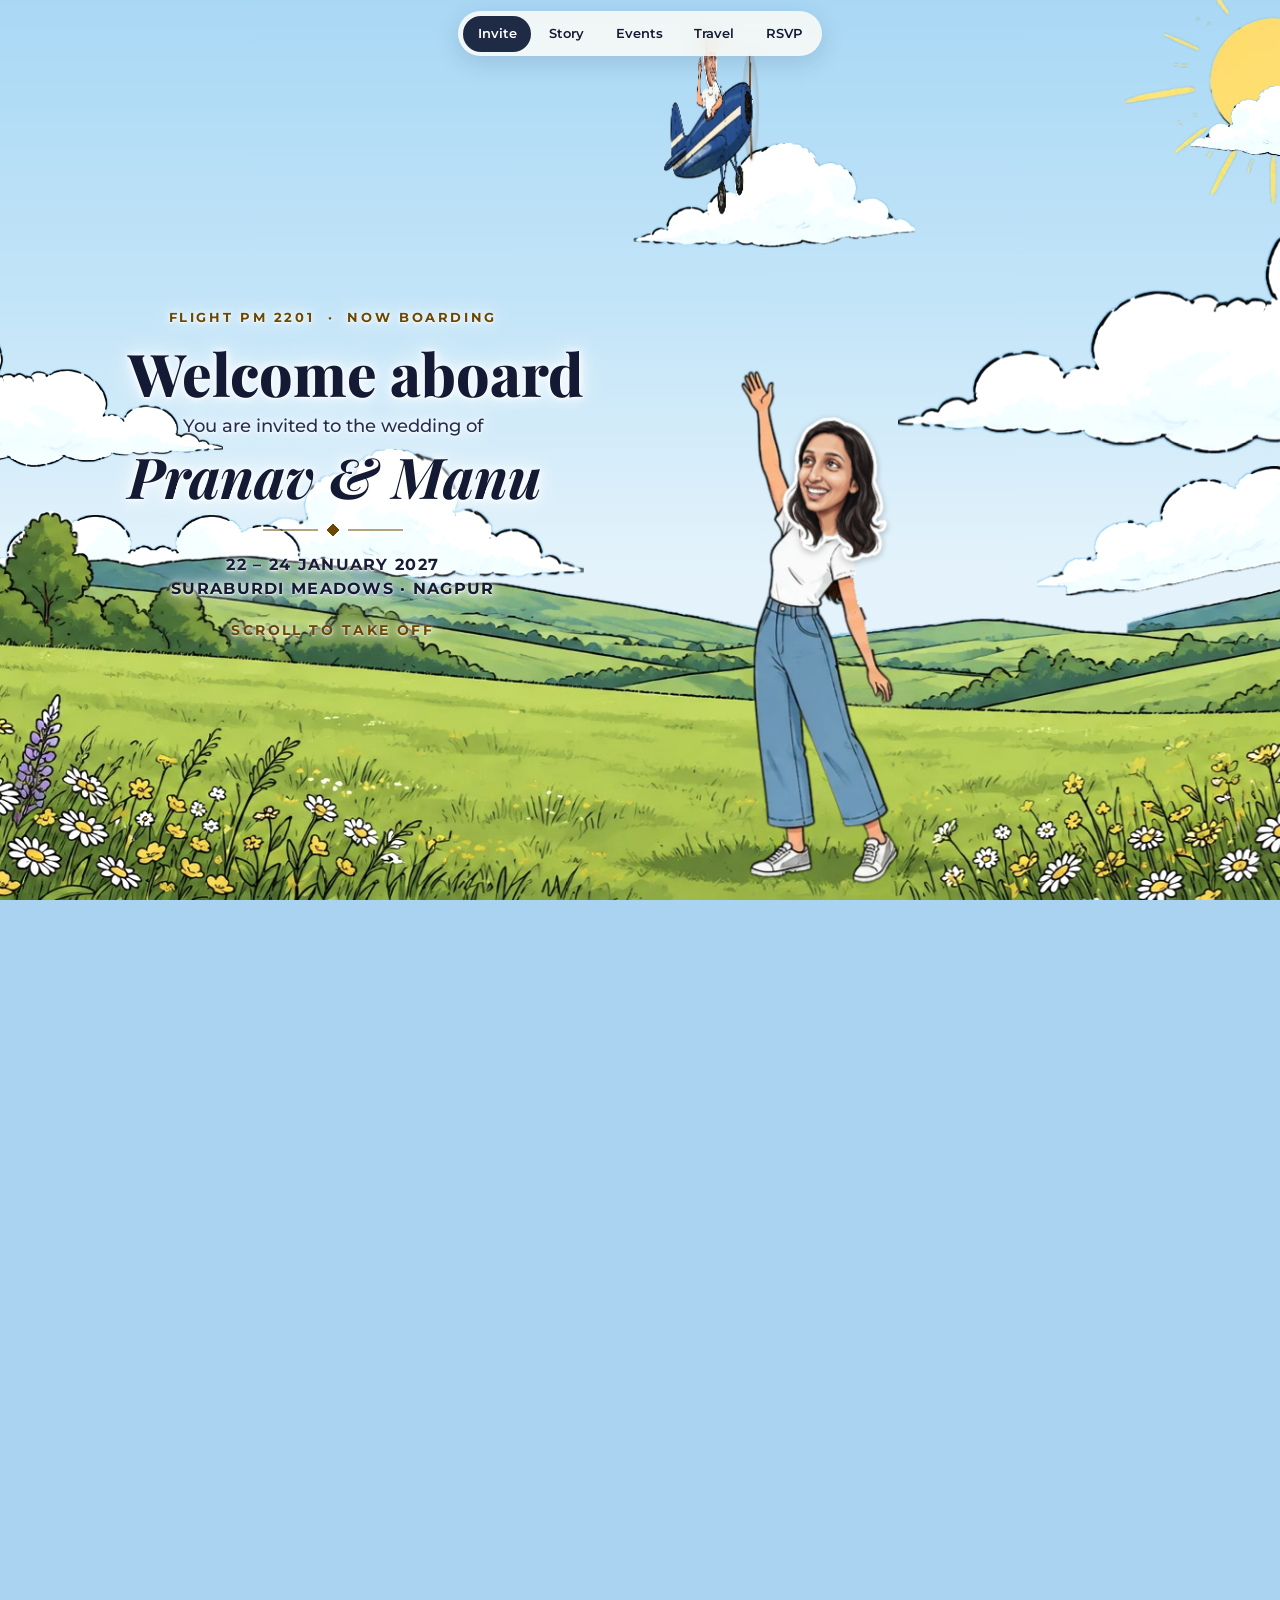
<file: index.html>
<!DOCTYPE html>
<html lang="en">
<head>
<meta charset="UTF-8">
<meta name="viewport" content="width=device-width, initial-scale=1.0, viewport-fit=cover">
<!-- meta:start (generated from js/config/wedding.js by tools/release.mjs) -->
<title>Pranav &amp; Manu · Welcome Aboard</title>
<meta name="description" content="Welcome aboard! You are invited to the wedding of Pranav &amp; Manu · 22–24 January 2027 · Suraburdi Meadows, Nagpur">
<meta property="og:title" content="Welcome aboard! Pranav &amp; Manu are getting married">
<meta property="og:description" content="22–24 January 2027 · Suraburdi Meadows, Nagpur. Tap to board.">
<meta property="og:image" content="assets/scene/share-preview.webp?v=1795676983">
<!-- meta:end -->
<meta name="theme-color" content="#a9d8f5">
<link rel="preload" as="image" href="assets/scene/land-day.webp?v=1795676983">
<link rel="preconnect" href="https://fonts.googleapis.com">
<link rel="preconnect" href="https://fonts.gstatic.com" crossorigin>
<link href="https://fonts.googleapis.com/css2?family=Playfair+Display:ital,wght@0,600;0,700;0,800;1,600;1,700&family=Montserrat:wght@500;600;700&family=Tiro+Devanagari+Hindi&display=swap" rel="stylesheet">
<link rel="stylesheet" href="css/tokens.css?v=1795676983">
<link rel="stylesheet" href="css/invite-base.css?v=1795676983">
<link rel="stylesheet" href="css/invite-cards.css?v=1795676983">
<link rel="stylesheet" href="css/scene.css?v=1795676983">
<link rel="stylesheet" href="css/sprites.css?v=1795676983">
<link rel="stylesheet" href="css/nav.css?v=1795676983">
</head>
<body>
<div data-nav></div>
<div id="stage" aria-hidden="true"></div>
<main id="content"></main>
<script type="module" src="js/pages/invite.js?v=1795676983"></script>
</body>
</html>
</file>
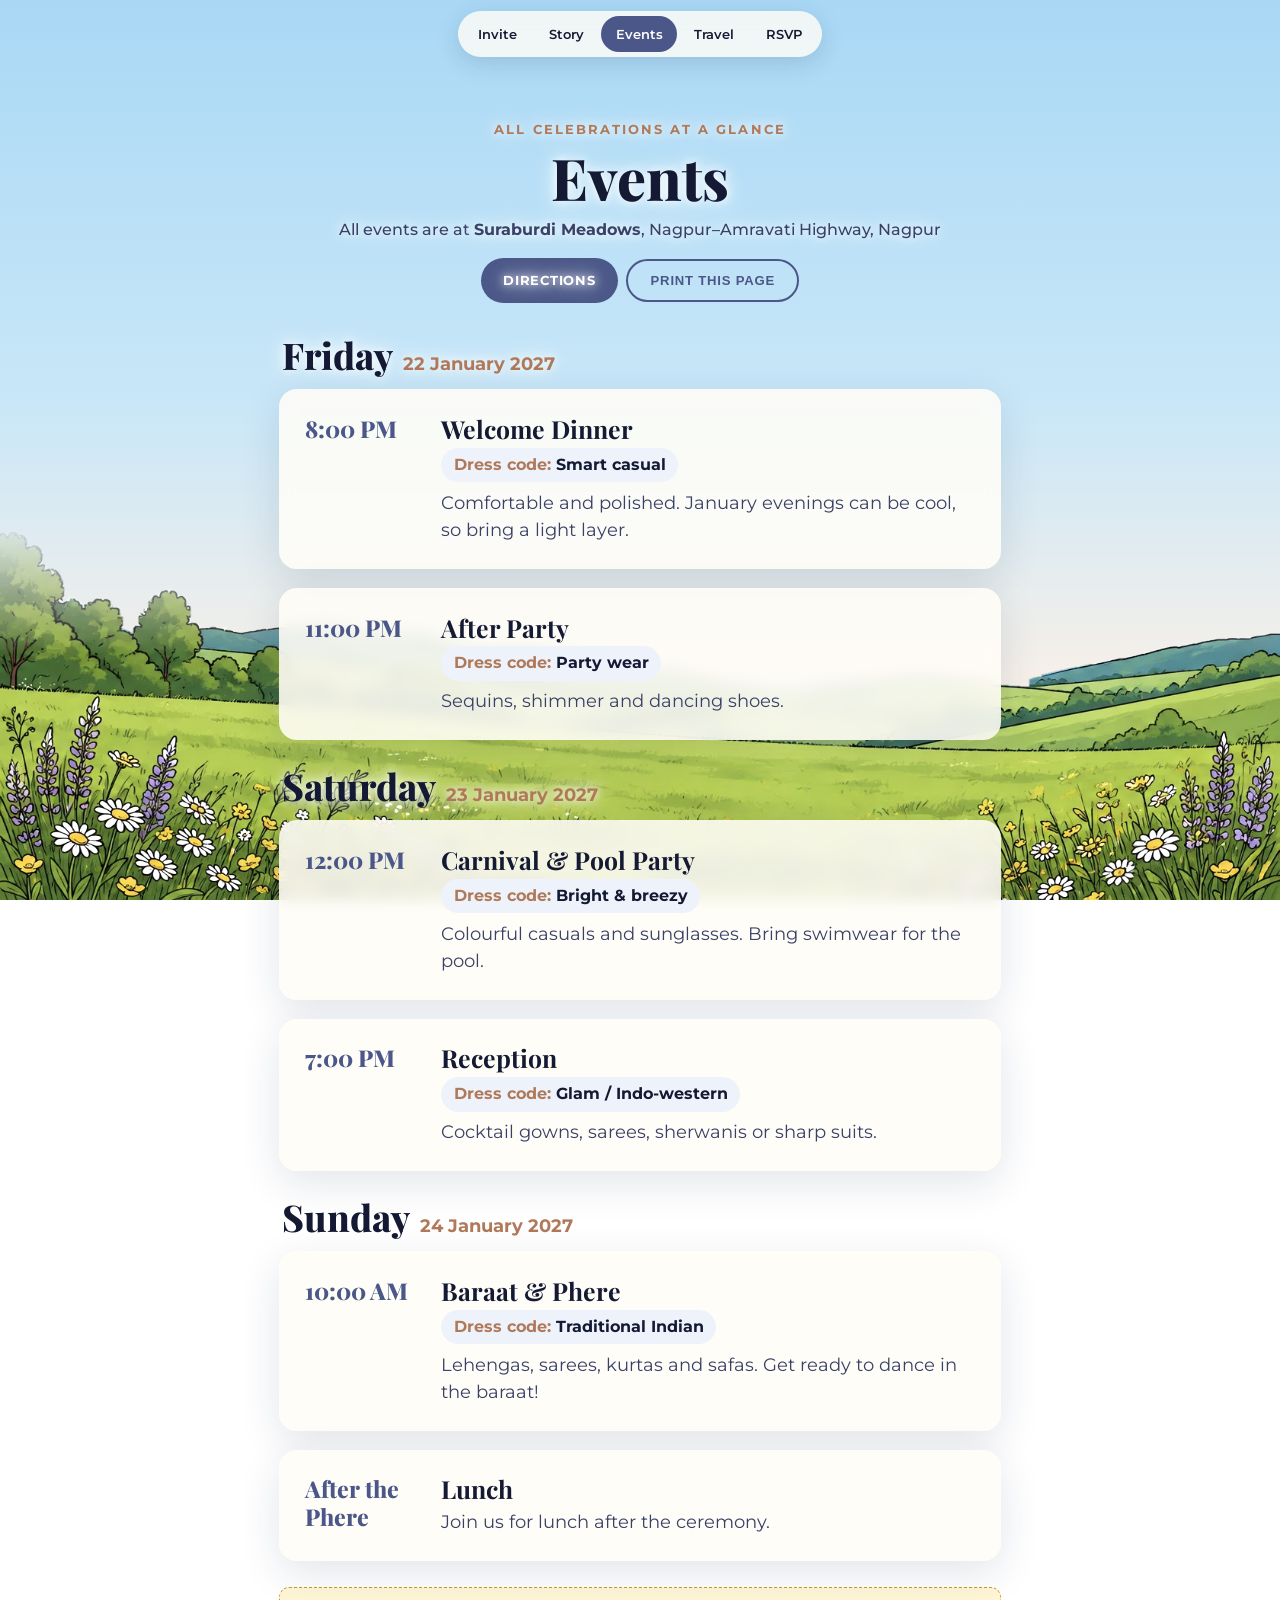
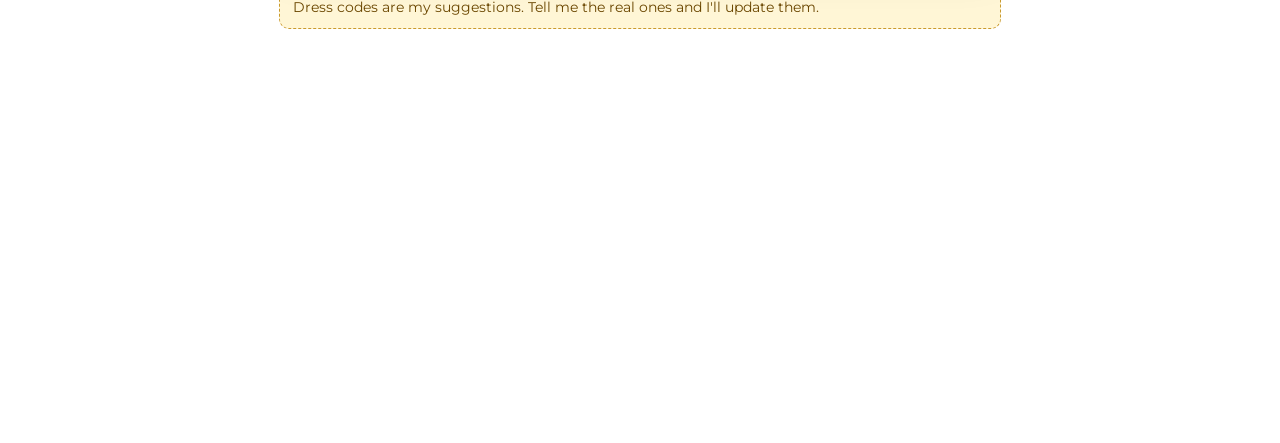
<file: events.html>
<!DOCTYPE html>
<html lang="en">
<head>
<meta charset="UTF-8">
<meta name="viewport" content="width=device-width, initial-scale=1.0">
<!-- meta:start (generated from js/config/wedding.js by tools/release.mjs) -->
<title>Events · Pranav &amp; Manu</title>
<meta name="description" content="Welcome aboard! You are invited to the wedding of Pranav &amp; Manu · 22–24 January 2027 · Suraburdi Meadows, Nagpur">
<!-- meta:end -->
<meta name="theme-color" content="#a9d8f5">
<link rel="preconnect" href="https://fonts.googleapis.com">
<link rel="preconnect" href="https://fonts.gstatic.com" crossorigin>
<link href="https://fonts.googleapis.com/css2?family=Playfair+Display:ital,wght@0,600;0,700;0,800;1,600;1,700&family=Montserrat:wght@500;600;700&family=Tiro+Devanagari+Hindi&display=swap" rel="stylesheet">
<link rel="stylesheet" href="css/tokens.css?v=1795676983">
<link rel="stylesheet" href="css/page-base.css?v=1795676983">
<link rel="stylesheet" href="css/page-events.css?v=1795676983">
<link rel="stylesheet" href="css/nav.css?v=1795676983">
</head>
<body class="page">
<div data-nav></div>
<main class="wrap" id="content"></main>
<script type="module" src="js/pages/events.js?v=1795676983"></script>
</body>
</html>
</file>
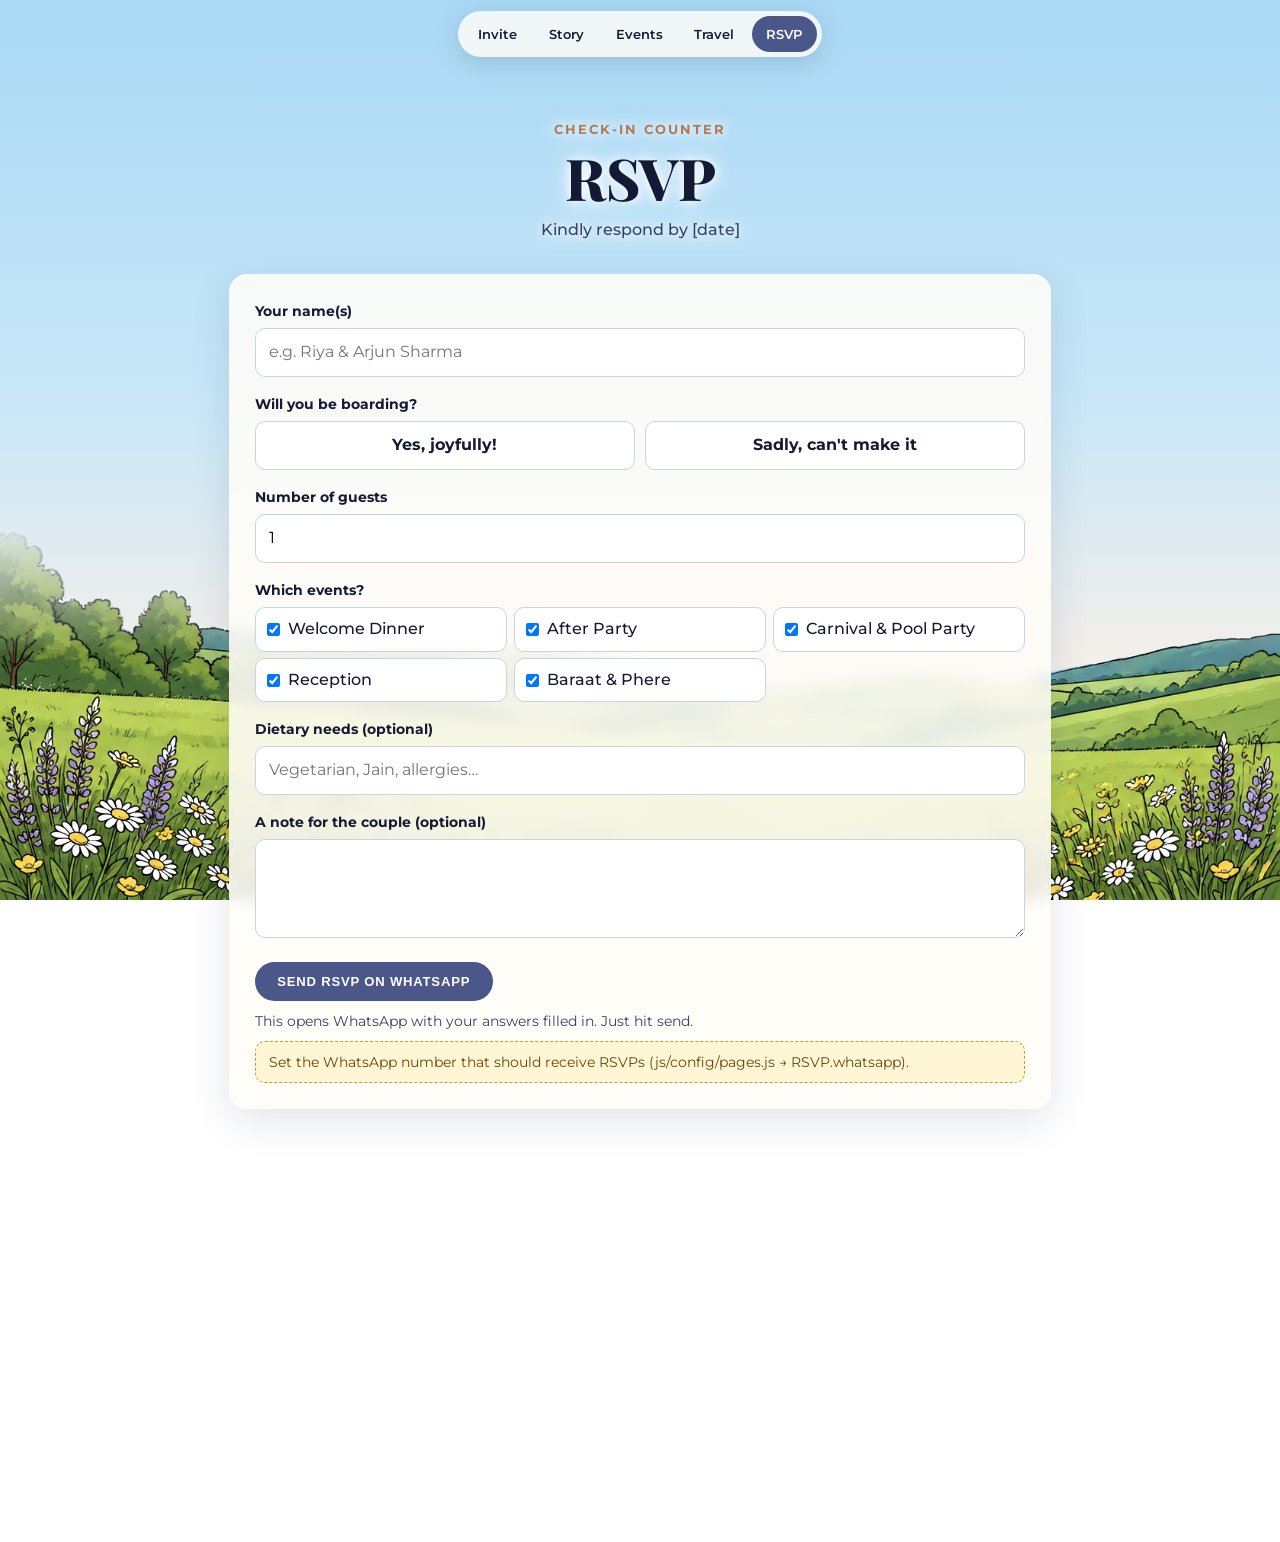
<file: rsvp.html>
<!DOCTYPE html>
<html lang="en">
<head>
<meta charset="UTF-8">
<meta name="viewport" content="width=device-width, initial-scale=1.0">
<!-- meta:start (generated from js/config/wedding.js by tools/release.mjs) -->
<title>RSVP · Pranav &amp; Manu</title>
<meta name="description" content="Welcome aboard! You are invited to the wedding of Pranav &amp; Manu · 22–24 January 2027 · Suraburdi Meadows, Nagpur">
<!-- meta:end -->
<meta name="theme-color" content="#a9d8f5">
<link rel="preconnect" href="https://fonts.googleapis.com">
<link rel="preconnect" href="https://fonts.gstatic.com" crossorigin>
<link href="https://fonts.googleapis.com/css2?family=Playfair+Display:ital,wght@0,600;0,700;0,800;1,600;1,700&family=Montserrat:wght@500;600;700&family=Tiro+Devanagari+Hindi&display=swap" rel="stylesheet">
<link rel="stylesheet" href="css/tokens.css?v=1795676983">
<link rel="stylesheet" href="css/page-base.css?v=1795676983">
<link rel="stylesheet" href="css/page-rsvp.css?v=1795676983">
<link rel="stylesheet" href="css/nav.css?v=1795676983">
</head>
<body class="page">
<div data-nav></div>
<main class="wrap" id="content"></main>
<script type="module" src="js/pages/rsvp.js?v=1795676983"></script>
</body>
</html>
</file>
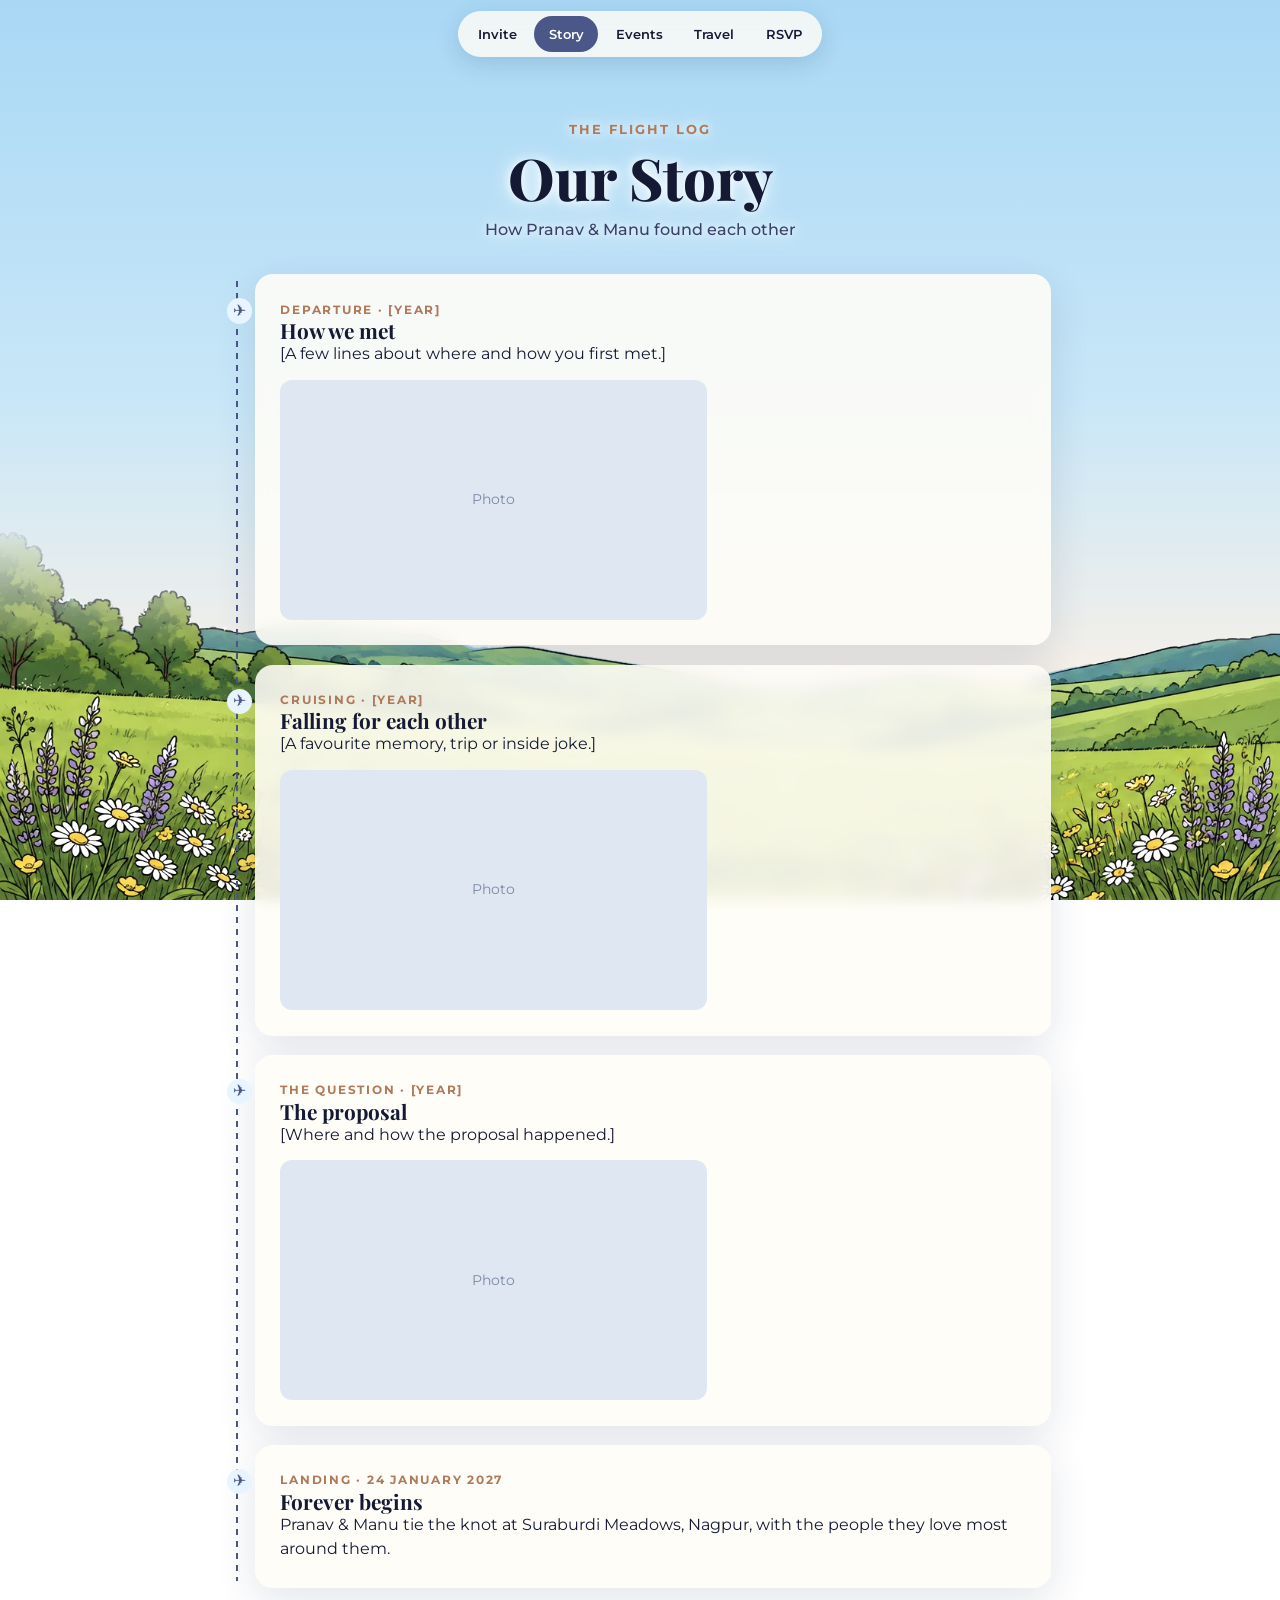
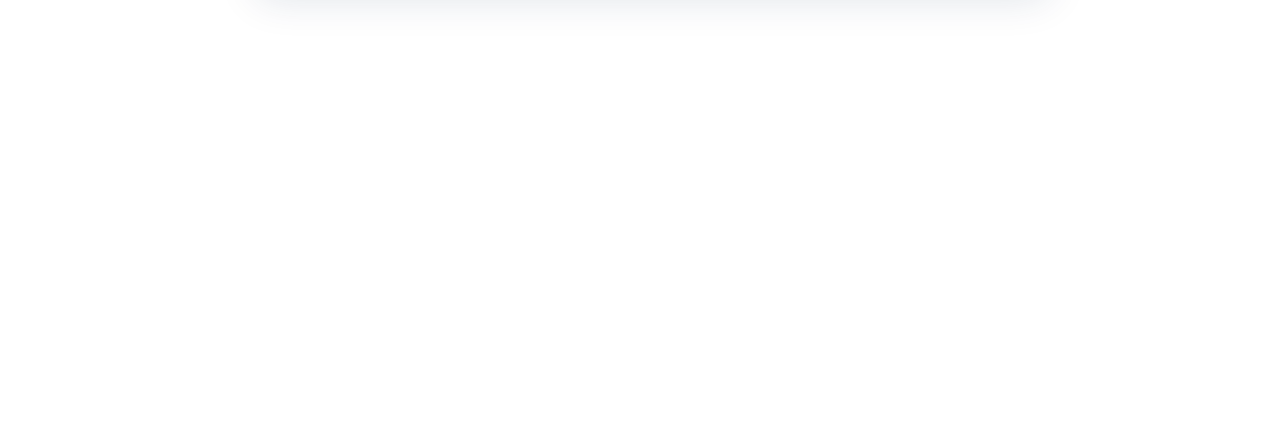
<file: story.html>
<!DOCTYPE html>
<html lang="en">
<head>
<meta charset="UTF-8">
<meta name="viewport" content="width=device-width, initial-scale=1.0">
<!-- meta:start (generated from js/config/wedding.js by tools/release.mjs) -->
<title>Our Story · Pranav &amp; Manu</title>
<meta name="description" content="Welcome aboard! You are invited to the wedding of Pranav &amp; Manu · 22–24 January 2027 · Suraburdi Meadows, Nagpur">
<!-- meta:end -->
<meta name="theme-color" content="#a9d8f5">
<link rel="preconnect" href="https://fonts.googleapis.com">
<link rel="preconnect" href="https://fonts.gstatic.com" crossorigin>
<link href="https://fonts.googleapis.com/css2?family=Playfair+Display:ital,wght@0,600;0,700;0,800;1,600;1,700&family=Montserrat:wght@500;600;700&family=Tiro+Devanagari+Hindi&display=swap" rel="stylesheet">
<link rel="stylesheet" href="css/tokens.css?v=1795676983">
<link rel="stylesheet" href="css/page-base.css?v=1795676983">
<link rel="stylesheet" href="css/page-story.css?v=1795676983">
<link rel="stylesheet" href="css/nav.css?v=1795676983">
</head>
<body class="page">
<div data-nav></div>
<main class="wrap" id="content"></main>
<script type="module" src="js/pages/story.js?v=1795676983"></script>
</body>
</html>
</file>
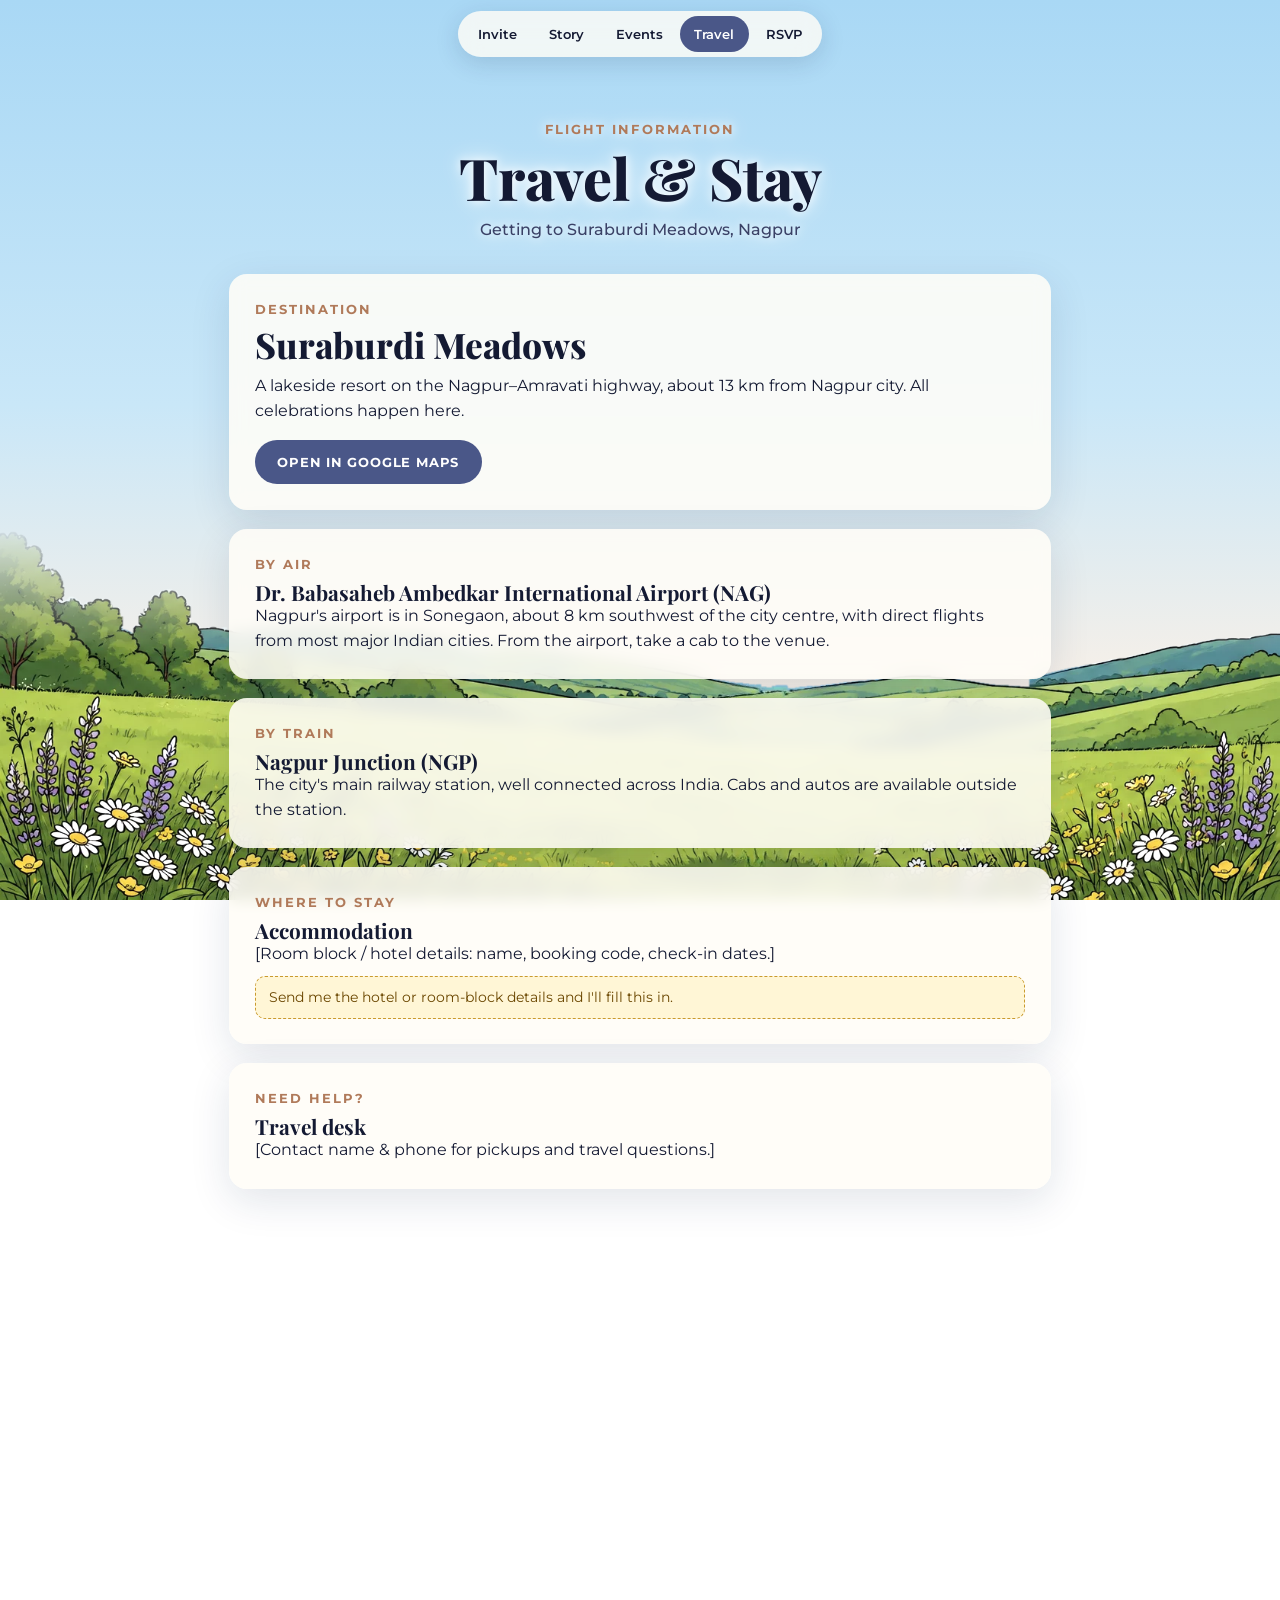
<file: travel.html>
<!DOCTYPE html>
<html lang="en">
<head>
<meta charset="UTF-8">
<meta name="viewport" content="width=device-width, initial-scale=1.0">
<!-- meta:start (generated from js/config/wedding.js by tools/release.mjs) -->
<title>Travel &amp; Stay · Pranav &amp; Manu</title>
<meta name="description" content="Welcome aboard! You are invited to the wedding of Pranav &amp; Manu · 22–24 January 2027 · Suraburdi Meadows, Nagpur">
<!-- meta:end -->
<meta name="theme-color" content="#a9d8f5">
<link rel="preconnect" href="https://fonts.googleapis.com">
<link rel="preconnect" href="https://fonts.gstatic.com" crossorigin>
<link href="https://fonts.googleapis.com/css2?family=Playfair+Display:ital,wght@0,600;0,700;0,800;1,600;1,700&family=Montserrat:wght@500;600;700&family=Tiro+Devanagari+Hindi&display=swap" rel="stylesheet">
<link rel="stylesheet" href="css/tokens.css?v=1795676983">
<link rel="stylesheet" href="css/page-base.css?v=1795676983">
<link rel="stylesheet" href="css/nav.css?v=1795676983">
</head>
<body class="page">
<div data-nav></div>
<main class="wrap" id="content"></main>
<script type="module" src="js/pages/travel.js?v=1795676983"></script>
</body>
</html>
</file>
<file: css/tokens.css>
/* Design tokens: colours, fonts and shared sizes. Change the look here. */
:root{
  --font-body:'Montserrat',system-ui,sans-serif;
  --font-display:'Playfair Display',serif;
  --font-hindi:'Tiro Devanagari Hindi',serif;
  /* invitation (index.html) */
  --ink:#2a2f45; --muted:#6f6a7a; --gold:#b8913f; --gold-l:#e6cf98; --rose:#b56576; --navy:#1f2a44;
  --card:rgba(255,251,244,.9);
  /* menu */
  --nav-ink:#141a33; --nav-active:#1f2a44; --nav-bg:rgba(255,253,247,.82);
  /* text over the scene: day / night */
  --day-fg:#141a33; --day-fg2:#262d4f; --day-acc:#6b4700; --day-glow:rgba(255,255,255,.85);
  --night-fg:#fff8ec; --night-fg2:#f1e6d2; --night-acc:#f3d48a; --night-glow:rgba(6,16,50,.85);
  /* sky + stars */
  --sky:#a9d8f5; --star:#fff8d8;
  /* hearts */
  --heart-size:22px;
}
/* content pages (story, events, travel, rsvp) */
body.page{
  --ink:#141a33; --muted:#3a4166; --gold:#b07a5a; --navy:#4a5788; --card:rgba(255,253,247,.88);
  --nav-ink:var(--ink); --nav-active:var(--navy);
  --page-sky:linear-gradient(#a9d8f5 0%,#c9e7f8 45%,#fdf1e6 80%);
  --meadow:url("../assets/scene/land-day.webp?v=1795676983");
}
</file>
<file: css/invite-base.css>
/* Invitation page: base layout and typography. */
*{box-sizing:border-box;margin:0;padding:0}
html,body{background:#a9d3f0}
body{font-family:var(--font-body);color:var(--ink);font-size:17px;line-height:1.5;overflow-x:hidden}
.hindi{font-family:var(--font-hindi)}

main{position:relative;z-index:2}
section{min-height:62vh;min-height:62svh;display:flex;align-items:center;padding:6vh 7vw}
h1{font-family:var(--font-display);font-size:clamp(2.6rem,6.5vw,3.6rem);line-height:1.05;font-weight:800}
h2{font-family:var(--font-display);font-size:2.1rem;line-height:1.15;font-weight:700;margin-bottom:.5rem}
.names{font-family:var(--font-display);font-style:italic;font-weight:700;font-size:clamp(2.6rem,7vw,3.8rem);line-height:1.1;color:var(--rose);margin:.3rem 0}
.lead{font-size:1.15rem;color:var(--muted);font-weight:500}
.lead-gap{margin-top:.5rem}
.lead-gap-lg{margin-top:1rem}
.meta{margin-top:1rem;letter-spacing:.08em;text-transform:uppercase;font-size:1rem;font-weight:700}
.orn{display:block;margin:1rem auto;width:140px;height:14px;color:var(--gold)}
.hint{margin-top:1.2rem;font-size:.85rem;font-weight:700;letter-spacing:.18em;text-transform:uppercase;color:var(--gold);animation:bob 2.4s infinite}
@keyframes bob{50%{transform:translateY(5px)}}
.blessing{font-size:1.05rem}

section.final{align-items:flex-start;padding-top:0;min-height:105vh}
.final .card{position:sticky;top:5vh;margin:0 auto}
.spacer{height:15vh}
#welcome{min-height:100vh;min-height:100svh}

@media (max-width:760px){
  body{font-size:18px}
  section{align-items:flex-start;padding:7vh 5vw 0}
  #welcome{padding-top:22vh}
  h2{font-size:1.7rem}
}
@media (min-width:761px){
  html{font-size:clamp(16px,1.1vw,26px)}
  body{font-size:1.05rem}
  #welcome{align-items:flex-start;padding-top:30vh}
  h1{font-size:clamp(3rem,4.6vw,6rem);white-space:nowrap}
  .names{font-size:clamp(3rem,4.4vw,5.6rem);white-space:nowrap}
  h2{font-size:clamp(2.1rem,2.6vw,3.4rem)}
}
@media (prefers-reduced-motion:reduce){.hint{animation:none}}
</file>
<file: css/invite-cards.css>
/* Invitation page: text cards floating over the scene (no box, glowing text). */
body{--fg:var(--day-fg);--fg2:var(--day-fg2);--acc:var(--day-acc);--glow:var(--day-glow)}
body.dark{--fg:var(--night-fg);--fg2:var(--night-fg2);--acc:var(--night-acc);--glow:var(--night-glow)}

.card{padding:2.4rem 2.4rem;max-width:460px;width:100%;position:relative;text-align:center;
  color:var(--fg);text-shadow:0 0 6px var(--glow),0 0 14px var(--glow),0 0 28px var(--glow),0 1px 2px var(--glow);
  opacity:0;transform:translateY(36px);transition:opacity 1s ease,transform 1s cubic-bezier(.2,.8,.2,1),color .8s}
.card.on{opacity:1;transform:none}
.card h1,.card h2,.card .meta,.card .names{color:var(--fg)}
.card .lead,.card .with{color:var(--fg2)}

.tag{display:block;font-size:.82rem;letter-spacing:.2em;font-weight:700;text-transform:uppercase;margin-bottom:.9rem}
.tag-gap{margin-top:.9rem}
.card .tag,.card .hint,.card .orn,.card .hindi{color:var(--acc)}

/* the couple + parents (captain's note) */
.person{margin:.6rem 0}
.person .nm{font-family:var(--font-display);font-style:italic;font-weight:700;font-size:2rem;color:var(--fg);line-height:1.3}
.person .par{color:var(--fg2);font-size:1.02rem;font-weight:500}
.with{font-weight:600;margin:.1rem 0;letter-spacing:.1em}

/* boarding pass (one per day) */
.pass{display:flex;margin-top:1rem;text-align:left;border:1px solid color-mix(in srgb,var(--fg) 35%,transparent)}
.pass .stub{color:var(--fg);padding:1rem .9rem;display:flex;flex-direction:column;justify-content:center;align-items:center;min-width:86px;
  position:relative;text-align:center;border-right:1px dashed color-mix(in srgb,var(--fg) 45%,transparent)}
.pass .stub .d{font-family:var(--font-display);font-size:2.3rem;font-weight:800;line-height:1}
.pass .stub .m{font-size:.8rem;font-weight:700;letter-spacing:.18em}
.pass .stub .w{font-size:.82rem;font-weight:500;opacity:.85;margin-top:.15rem}
.pass .body{padding:.8rem 1.1rem;flex:1}
.pass .row{display:flex;justify-content:space-between;align-items:baseline;gap:.8rem;padding:.4rem 0}
.pass .row + .row{border-top:1px dashed color-mix(in srgb,var(--fg) 30%,transparent)}
.pass .ev{font-weight:700;font-size:1.15rem;color:var(--fg)}
.pass .t{letter-spacing:.04em;color:var(--acc);white-space:nowrap;font-weight:700;font-size:1.05rem}
.pass .small{font-size:1rem;color:var(--fg2);font-weight:500}

/* directions button */
.btn{display:inline-block;margin-top:1.2rem;padding:.65rem 1.6rem;border:1px solid var(--fg);color:var(--fg);text-decoration:none;
  letter-spacing:.12em;text-transform:uppercase;font-size:.9rem;font-weight:700;transition:all .25s}
.btn:hover{background:var(--fg);color:#1d2340;text-shadow:none}
body.dark .btn:hover{color:#06255e}

/* countdown */
.countdown{display:grid;grid-template-columns:repeat(4,1fr);gap:.5rem;margin-top:.8rem}
.cd{padding:.7rem .2rem;border:1px solid color-mix(in srgb,var(--fg) 35%,transparent)}
.cd b{display:block;font-family:var(--font-display);font-size:2.1rem;font-weight:800;color:var(--fg);line-height:1.1}
.cd small{font-size:.75rem;font-weight:700;letter-spacing:.12em;text-transform:uppercase;color:var(--acc)}

@media (max-width:760px){
  .card{padding:1.6rem 1.4rem;max-width:none}
  .person .nm{font-size:1.75rem}
}
@media (min-width:761px){ .card{max-width:clamp(30rem,38vw,44rem)} }
@media (prefers-reduced-motion:reduce){ .card{transition:none;opacity:1;transform:none} }
</file>
<file: css/scene.css>
/* Animated scene behind the invitation (built by js/scene/). */
#stage{position:fixed;inset:0;overflow:hidden;z-index:0;background:var(--sky)}

/* pastel grading: day, sunset (.ph1) and night (.ph2) copies of the painting */
#stage .art:not(#sun):not(#moon), #clouds{filter:saturate(.72) brightness(1.06)}
#stage .art.ph2, #clouds img.ph2{filter:saturate(.75) brightness(1.45) hue-rotate(12deg)}
#stage .art.ph1, #clouds img.ph1{filter:saturate(.8) brightness(1.1)}
#sun{filter:saturate(.65) brightness(1.08)!important}
.art{position:absolute;display:block;max-width:none;pointer-events:none;will-change:opacity,transform}
.ph1,.ph2{opacity:0}

#moon{position:absolute;left:0;top:0;opacity:0;pointer-events:none;will-change:transform,opacity;filter:drop-shadow(0 0 18px rgba(255,244,200,.55))}
.cloud{position:absolute;left:0;top:0;will-change:transform;transform-origin:50% 50%}
.cloud img{position:absolute;inset:0;width:100%;height:100%}

/* stars: a fixed sprinkle of dots, twinkling */
#stars{position:absolute;inset:0;opacity:0;
  --s:radial-gradient(1.5px 1.5px at 12% 8%,var(--star) 99%,transparent),radial-gradient(1.2px 1.2px at 30% 18%,var(--star) 99%,transparent),
    radial-gradient(1.8px 1.8px at 52% 6%,var(--star) 99%,transparent),radial-gradient(1.1px 1.1px at 70% 15%,var(--star) 99%,transparent),
    radial-gradient(1.6px 1.6px at 88% 9%,var(--star) 99%,transparent),radial-gradient(1.2px 1.2px at 20% 28%,var(--star) 99%,transparent),
    radial-gradient(1.4px 1.4px at 64% 30%,var(--star) 99%,transparent),radial-gradient(1px 1px at 42% 24%,var(--star) 99%,transparent),
    radial-gradient(1.5px 1.5px at 80% 26%,var(--star) 99%,transparent),radial-gradient(1.1px 1.1px at 6% 20%,var(--star) 99%,transparent),
    radial-gradient(1.3px 1.3px at 36% 40%,var(--star) 99%,transparent),radial-gradient(1.2px 1.2px at 92% 38%,var(--star) 99%,transparent),
    radial-gradient(1px 1px at 58% 44%,var(--star) 99%,transparent),radial-gradient(1.4px 1.4px at 16% 46%,var(--star) 99%,transparent);
  background-image:var(--s);background-size:100% 100%;
  animation:twk 3s ease-in-out infinite alternate}
#stars::after{content:"";position:absolute;inset:0;background-image:var(--s);background-size:50% 50%;opacity:.6;transform:translate(13%,7%)}
@keyframes twk{from{filter:brightness(.75)}to{filter:brightness(1.15)}}
</file>
<file: css/sprites.css>
/* Characters and props on the stage. Parts are described in js/config/scene.js. */
.sprite{position:absolute;left:0;top:0;transform-origin:0 0;will-change:transform,filter;pointer-events:none}
.sprite img{display:block;width:100%;height:100%}
.sprite img.fill{position:absolute;inset:0}
.sprite .z1{z-index:1}
.sprite .z2{z-index:2}
#plane,#planeEmpty{transform-origin:50% 50%}
#manu{will-change:transform}
#manu .arm{position:absolute;inset:0}

/* sticker heads */
.sprite img.head{position:absolute;display:block;max-width:none;transform-origin:50% 90%;filter:drop-shadow(0 2px 3px rgba(0,0,0,.25))}
.sprite img.head.flip{transform:scaleX(-1)}

/* walking legs swing around the hip */
#walker img.leg{z-index:1;transform-origin:47.8% 53.1%}

/* propeller: the engine face is seen at an angle, so the disc is an ellipse */
.propwrap{position:absolute}
.propwrap .disc{position:absolute;inset:0;transform:rotate(5deg) scaleX(.53);transform-origin:50% 50%}
.propwrap .disc::before{content:"";position:absolute;inset:2%;border-radius:50%;
  background:radial-gradient(circle,rgba(255,255,255,0) 25%,rgba(120,80,40,.16) 62%,rgba(255,255,255,0) 72%)}
.sprite img.prop{position:absolute;inset:0;animation:spin .28s linear infinite;transform-origin:50% 50%}
.sprite img.prop.slow{animation-duration:1.6s}
.sprite img.spinner{position:absolute;display:block;max-width:none}
@keyframes spin{to{transform:rotate(-360deg)}}

/* hearts after the hug */
.heart{position:absolute;width:var(--heart-size);height:var(--heart-size);opacity:0;pointer-events:none}
.heart.go{animation:rise 3s ease-out infinite}
@keyframes rise{0%{transform:translateY(0) scale(.4);opacity:0}20%{opacity:.95}100%{transform:translateY(-110px) scale(1.1);opacity:0}}

@media (prefers-reduced-motion:reduce){ .sprite img.prop{animation-duration:3s} }
</file>
<file: css/nav.css>
/* Top menu (rendered by js/components/nav.js). */
.nav{position:fixed;top:0;left:0;right:0;z-index:50;display:flex;justify-content:center;padding:.7rem .6rem}
.nav .in{display:flex;gap:.2rem;background:var(--nav-bg);backdrop-filter:blur(10px);-webkit-backdrop-filter:blur(10px);
  border-radius:999px;padding:.3rem;box-shadow:0 6px 24px rgba(20,40,80,.15);overflow-x:auto;max-width:100%;scrollbar-width:none}
.nav .in::-webkit-scrollbar{display:none}
.nav a{white-space:nowrap;text-decoration:none;color:var(--nav-ink);font-weight:600;font-size:.82rem;padding:.5rem .9rem;border-radius:999px}
.nav a:hover{background:rgba(31,42,68,.08)}
.nav a.on{background:var(--nav-active);color:#fff}
@media (max-width:640px){.nav a{font-size:.78rem;padding:.45rem .7rem}.wrap{padding-top:5.5rem}}
</file>
<file: css/page-base.css>
/* Content pages (story, events, travel, rsvp): layout, type, cards, buttons. */
*{box-sizing:border-box;margin:0;padding:0}
html{font-size:clamp(16px,1.05vw,20px)}
body{font-family:var(--font-body);color:var(--ink);line-height:1.55;min-height:100vh;background:var(--page-sky) fixed}
/* the meadow painting along the bottom of every page */
body::after{content:"";filter:saturate(.72) brightness(1.06);position:fixed;left:0;right:0;bottom:0;height:42vh;z-index:-1;
  background:var(--meadow) center bottom/cover no-repeat;
  -webkit-mask-image:linear-gradient(transparent,#000 35%);mask-image:linear-gradient(transparent,#000 35%)}
h1,h2,h3{font-family:var(--font-display);font-weight:800;line-height:1.1}
h1{font-size:clamp(2.4rem,5vw,3.6rem)}
h2{font-size:clamp(1.6rem,3vw,2.2rem);margin-bottom:.6rem}
h3{font-size:1.3rem;font-weight:700}
a{color:var(--navy)}

.wrap{max-width:860px;margin:0 auto;padding:7.5rem 1.2rem 46vh}
.hero{text-align:center;margin-bottom:2rem;text-shadow:0 0 10px #fff,0 0 22px #fff}
.kick{font-size:.8rem;letter-spacing:.16em;text-transform:uppercase;font-weight:700;color:var(--gold);margin-bottom:.4rem}
.sub{color:var(--muted);font-weight:500;margin-top:.5rem}
.hero-actions,.card-actions{margin-top:1rem}

.card{background:var(--card);backdrop-filter:blur(8px);-webkit-backdrop-filter:blur(8px);border-radius:18px;padding:1.6rem;
  box-shadow:0 12px 40px rgba(20,40,80,.12);margin-bottom:1.2rem}
.note{font-size:.85rem;color:var(--muted)}
.todo{background:#fff6d6;border:1px dashed #c99a2e;border-radius:10px;padding:.6rem .8rem;font-size:.85rem;color:#6b4700;margin-top:.6rem}

.btn{display:inline-block;padding:.75rem 1.4rem;border-radius:999px;background:var(--navy);color:#fff;text-decoration:none;font-weight:700;
  letter-spacing:.06em;text-transform:uppercase;font-size:.82rem;border:0;cursor:pointer}
.btn:hover{background:#33406a}
.btn.ghost{background:transparent;color:var(--navy);border:2px solid var(--navy)}
</file>
<file: css/page-events.css>
/* Events page: big, simple schedule that prints cleanly. */
.wrap{max-width:760px}
.day{margin-bottom:1.6rem}
.dayh{display:flex;align-items:baseline;gap:.6rem;flex-wrap:wrap;margin:0 0 .7rem .2rem;text-shadow:0 0 10px #fff,0 0 20px #fff}
.dayh h2{margin:0;font-size:clamp(1.8rem,4vw,2.3rem)}
.dayh span{font-weight:700;color:var(--gold);font-size:1.15rem}
.ev{display:grid;grid-template-columns:7.5rem 1fr;gap:1rem;align-items:start}
.ev .time{font-family:var(--font-display);font-weight:800;font-size:1.45rem;color:var(--navy);line-height:1.2}
.ev h3{font-size:1.55rem;margin-bottom:.35rem}
.ev .dc{display:inline-block;background:#eef3fb;border-radius:999px;padding:.3rem .8rem;font-weight:700;font-size:1rem;margin-bottom:.4rem}
.ev .dc b{color:var(--gold)}
.ev p{font-size:1.1rem;color:var(--muted)}
@media (max-width:560px){.ev{grid-template-columns:1fr;gap:.2rem}}
@media print{
  .nav,.btn,body::after{display:none!important}
  body{background:#fff}
  .card{box-shadow:none;border:1px solid #ccc;break-inside:avoid}
  .wrap{padding:1rem}
}
</file>
<file: css/page-rsvp.css>
/* RSVP page: form controls. */
form .row{margin-bottom:1rem}
label.t{display:block;font-weight:700;font-size:.9rem;margin-bottom:.35rem}
input[type=text],input[type=number],textarea,select{width:100%;padding:.7rem .8rem;border:1.5px solid #c9d3e6;border-radius:10px;font:inherit;background:#fff}
.chk{display:grid;grid-template-columns:repeat(auto-fit,minmax(200px,1fr));gap:.4rem}
.chk label{display:flex;gap:.5rem;align-items:center;font-weight:500;background:#fff;border:1.5px solid #c9d3e6;border-radius:10px;padding:.55rem .7rem;cursor:pointer}
.yn{display:flex;gap:.6rem}
.yn label{flex:1;text-align:center;border:1.5px solid #c9d3e6;border-radius:10px;padding:.7rem;cursor:pointer;font-weight:700;background:#fff}
.yn input{display:none}
.yn input:checked+span{color:#fff}
.yn label:has(input:checked){background:var(--navy);border-color:var(--navy);color:#fff}
.help{margin-top:.6rem}
</file>
<file: css/page-story.css>
/* Story page: dashed flight-path timeline. */
.tl{position:relative;padding-left:1.6rem}
.tl::before{content:"";position:absolute;left:.45rem;top:.4rem;bottom:.4rem;width:2px;background:repeating-linear-gradient(var(--navy) 0 6px,transparent 6px 12px)}
.tl .card{position:relative}
.tl .card::before{content:"✈";position:absolute;left:-1.75rem;top:1.5rem;font-size:1rem;color:var(--navy);background:#e8f4ff;border-radius:50%;
  width:1.6rem;height:1.6rem;display:grid;place-items:center}
.when{font-size:.78rem;letter-spacing:.14em;text-transform:uppercase;font-weight:700;color:var(--gold)}
.ph{aspect-ratio:16/9;max-height:240px;border-radius:12px;background:#dfe8f2;display:grid;place-items:center;color:#7b88a6;font-size:.85rem;margin-top:.8rem}
img.ph{width:100%;object-fit:cover;display:block}
</file>
